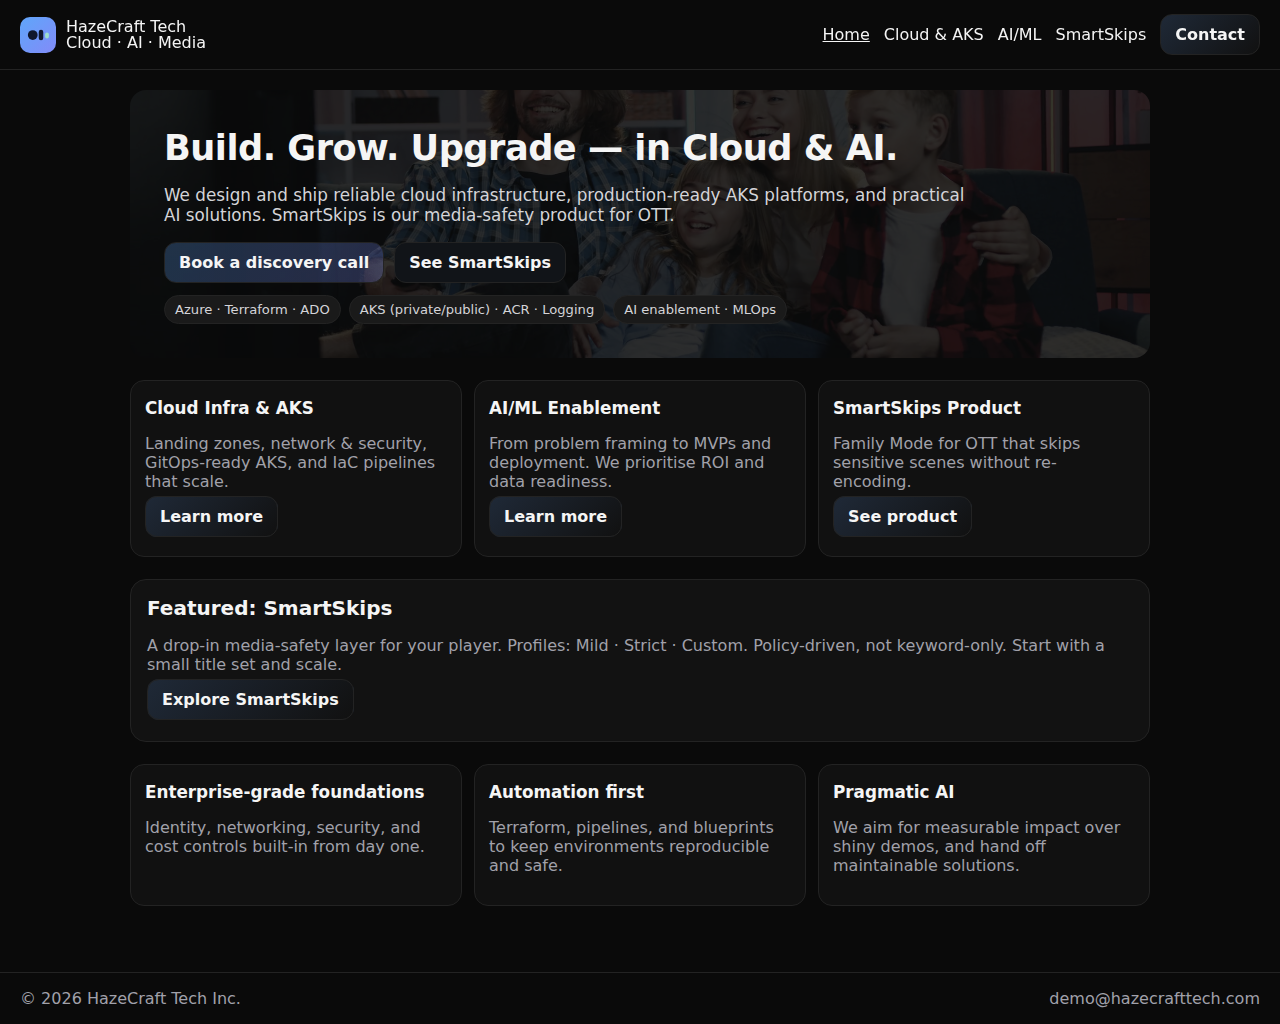
<file: index.html>
<!DOCTYPE html>
<html lang="en">
<head>
  <meta charset="utf-8"/>
  <meta name="viewport" content="width=device-width, initial-scale=1"/>
  <title>HazeCraft Tech — Cloud, AI & Media Solutions</title>
  <meta name="description" content="HazeCraft Tech helps you build, grow, and upgrade your business with Cloud infrastructure, AKS, and AI solutions. SmartSkips is our media-safety product for OTT.">
  <link rel="stylesheet" href="assets/styles.css"/>
</head>
<body>
  <header class="nav">
    <a class="brand" href="index.html" aria-label="HazeCraft home">
      <!-- Simple, neutral HazeCraft brand mark (inline SVG) -->
      <svg class="logo" width="40" height="40" viewBox="0 0 48 48" role="img" aria-label="HazeCraft">
        <defs>
          <linearGradient id="grad-hc" x1="0%" y1="0%" x2="100%" y2="100%">
            <stop offset="0%"  stop-color="#60a5fa"/>
            <stop offset="100%" stop-color="#818cf8"/>
          </linearGradient>
        </defs>
        <rect x="2.5" y="2.5" width="43" height="43" rx="12" fill="url(#grad-hc)"/>
        <circle cx="17" cy="24" r="6.5" fill="#0b1020" opacity=".95"/>
        <rect x="25" y="17" width="6" height="14" rx="3" fill="#0b1020" opacity=".95"/>
        <rect x="33.5" y="20.5" width="5" height="8" rx="2.5" fill="#9FE1C8" opacity=".95"/>
      </svg>
      <div class="brandtext">
        <span class="brandname">HazeCraft Tech</span>
        <span class="tagline">Cloud · AI · Media</span>
      </div>
    </a>
    <nav class="links">
      <a class="active hide-on-mobile" href="index.html">Home</a>
      <a href="services-cloud-aks.html">Cloud & AKS</a>
      <a href="services-ai.html">AI/ML</a>
      <a href="products/smartskips/">SmartSkips</a>
      <a href="contact.html" class="btn">Contact</a>
    </nav>
  </header>

  <main class="container">
    <!-- Company hero -->
    <section class="hero hero-with-bg">
      <div class="hero-content">
        <h1>Build. Grow. Upgrade — in Cloud & AI.</h1>
        <p class="lead">
          We design and ship reliable cloud infrastructure, production-ready AKS platforms,
          and practical AI solutions. SmartSkips is our media-safety product for OTT.
        </p>
        <div class="cta-row">
          <a class="btn cta" href="contact.html">Book a discovery call</a>
          <a class="btn ghost" href="products/smartskips/">See SmartSkips</a>
        </div>
        <div class="chips">
          <span class="chip">Azure · Terraform · ADO</span>
          <span class="chip">AKS (private/public) · ACR · Logging</span>
          <span class="chip">AI enablement · MLOps</span>
        </div>
      </div>
    </section>

    <!-- What we do -->
    <section class="grid">
      <div class="card">
        <h3 class="h5">Cloud Infra & AKS</h3>
        <p class="muted">Landing zones, network & security, GitOps-ready AKS, and IaC pipelines that scale.</p>
        <p><a class="btn" href="services-cloud-aks.html">Learn more</a></p>
      </div>
      <div class="card">
        <h3 class="h5">AI/ML Enablement</h3>
        <p class="muted">From problem framing to MVPs and deployment. We prioritise ROI and data readiness.</p>
        <p><a class="btn" href="services-ai.html">Learn more</a></p>
      </div>
      <div class="card">
        <h3 class="h5">SmartSkips <span class="pill">Product</span></h3>
        <p class="muted">Family Mode for OTT that skips sensitive scenes without re-encoding.</p>
        <p><a class="btn" href="products/smartskips/">See product</a></p>
      </div>
    </section>

    <!-- Featured product -->
    <section class="panel">
      <div class="panel-head">
        <h2 class="h4">Featured: SmartSkips</h2>
      </div>
      <p class="muted">A drop-in media-safety layer for your player. Profiles: Mild · Strict · Custom.
        Policy-driven, not keyword-only. Start with a small title set and scale.</p>
      <p><a class="btn" href="products/smartskips/">Explore SmartSkips</a></p>
    </section>

    <!-- Why HazeCraft -->
    <section class="grid">
      <div class="card">
        <h3 class="h5">Enterprise-grade foundations</h3>
        <p class="muted">Identity, networking, security, and cost controls built-in from day one.</p>
      </div>
      <div class="card">
        <h3 class="h5">Automation first</h3>
        <p class="muted">Terraform, pipelines, and blueprints to keep environments reproducible and safe.</p>
      </div>
      <div class="card">
        <h3 class="h5">Pragmatic AI</h3>
        <p class="muted">We aim for measurable impact over shiny demos, and hand off maintainable solutions.</p>
      </div>
    </section>
  </main>

  <footer class="footer">
    <span class="muted">© <span id="year"></span> HazeCraft Tech Inc.</span>
    <a href="mailto:demo@hazecrafttech.com" class="muted">demo@hazecrafttech.com</a>
  </footer>

  <script src="assets/app.js"></script>
</body>
</html>
</file>
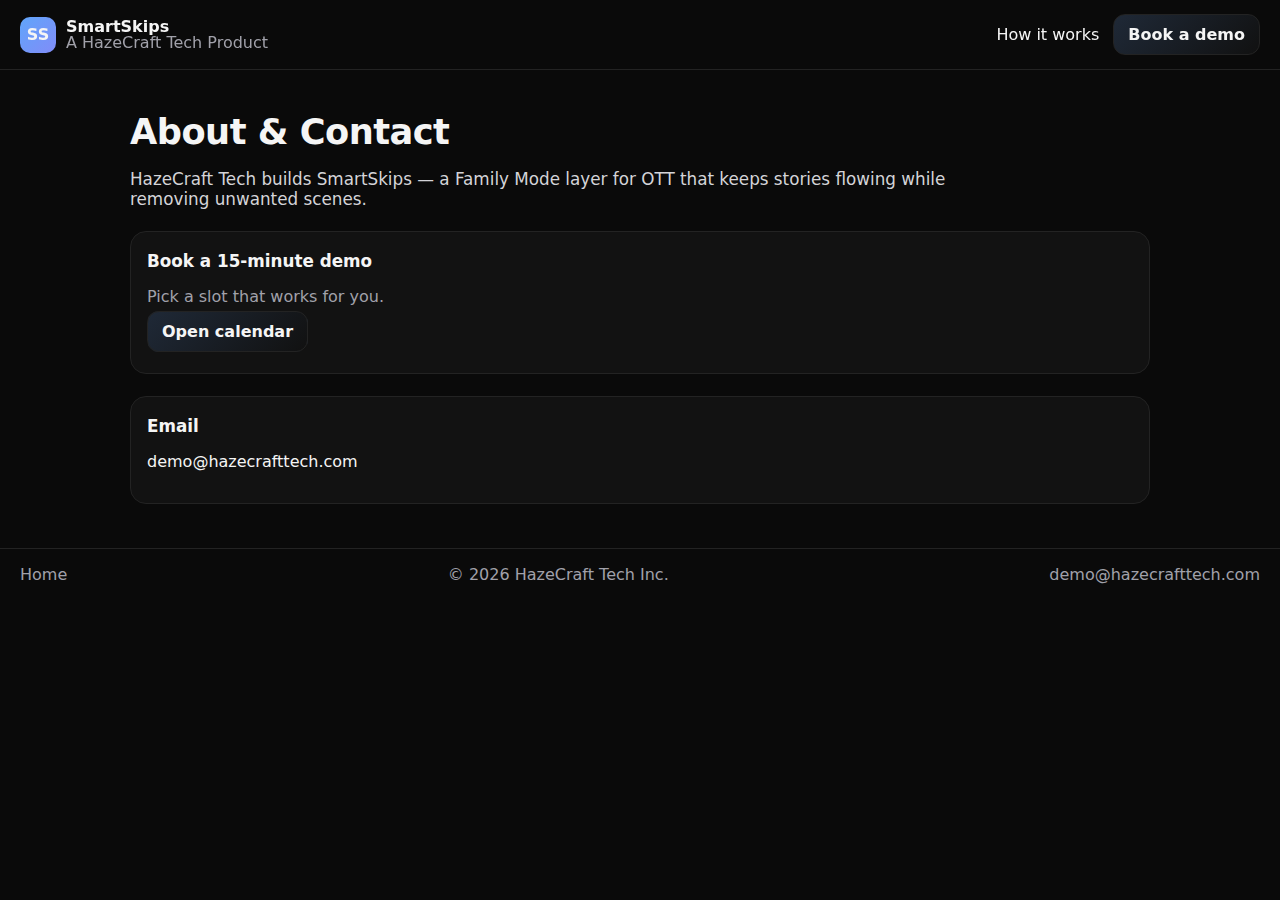
<file: contact.html>
<!DOCTYPE html>
<html lang="en">
<head>
  <meta charset="utf-8"/>
  <meta name="viewport" content="width=device-width, initial-scale=1"/>
  <title>Contact — SmartSkips</title>
  <meta name="description" content="Book a 15‑minute demo of SmartSkips. Built by HazeCraft Tech."/>
  <link rel="stylesheet" href="assets/styles.css"/>
</head>
<body>
  <header class="nav">
    <a class="brand" href="index.html">
      <div class="logo">SS</div>
      <div class="brandtext">
        <strong>SmartSkips</strong>
        <span class="muted">A HazeCraft Tech Product</span>
      </div>
    </a>
    <nav class="links">
      <a href="how.html">How it works</a>
      <a class="btn" href="#book">Book a demo</a>
    </nav>
  </header>

  <main class="container">
    <section class="hero compact">
      <h1>About & Contact</h1>
      <p class="lead">HazeCraft Tech builds SmartSkips — a Family Mode layer for OTT that keeps stories flowing while removing unwanted scenes.</p>
    </section>

    <section class="panel">
      <h2 class="h5">Book a 15‑minute demo</h2>
      <p class="muted">Pick a slot that works for you.</p>
      <!-- Replace with your Calendly or booking link -->
      <p><a id="book" class="btn" href="https://calendly.com/" target="_blank" rel="noopener">Open calendar</a></p>
    </section>

    <section class="panel">
      <h2 class="h5">Email</h2>
      <p><a href="mailto:demo@hazecrafttech.com">demo@hazecrafttech.com</a></p>
    </section>
  </main>

  <footer class="footer">
    <a href="index.html" class="muted">Home</a>
    <span class="muted">© <span id="year"></span> HazeCraft Tech Inc.</span>
    <a href="mailto:demo@hazecrafttech.com" class="muted">demo@hazecrafttech.com</a>
  </footer>

  <script src="assets/app.js"></script>
</body>
</html>
</file>
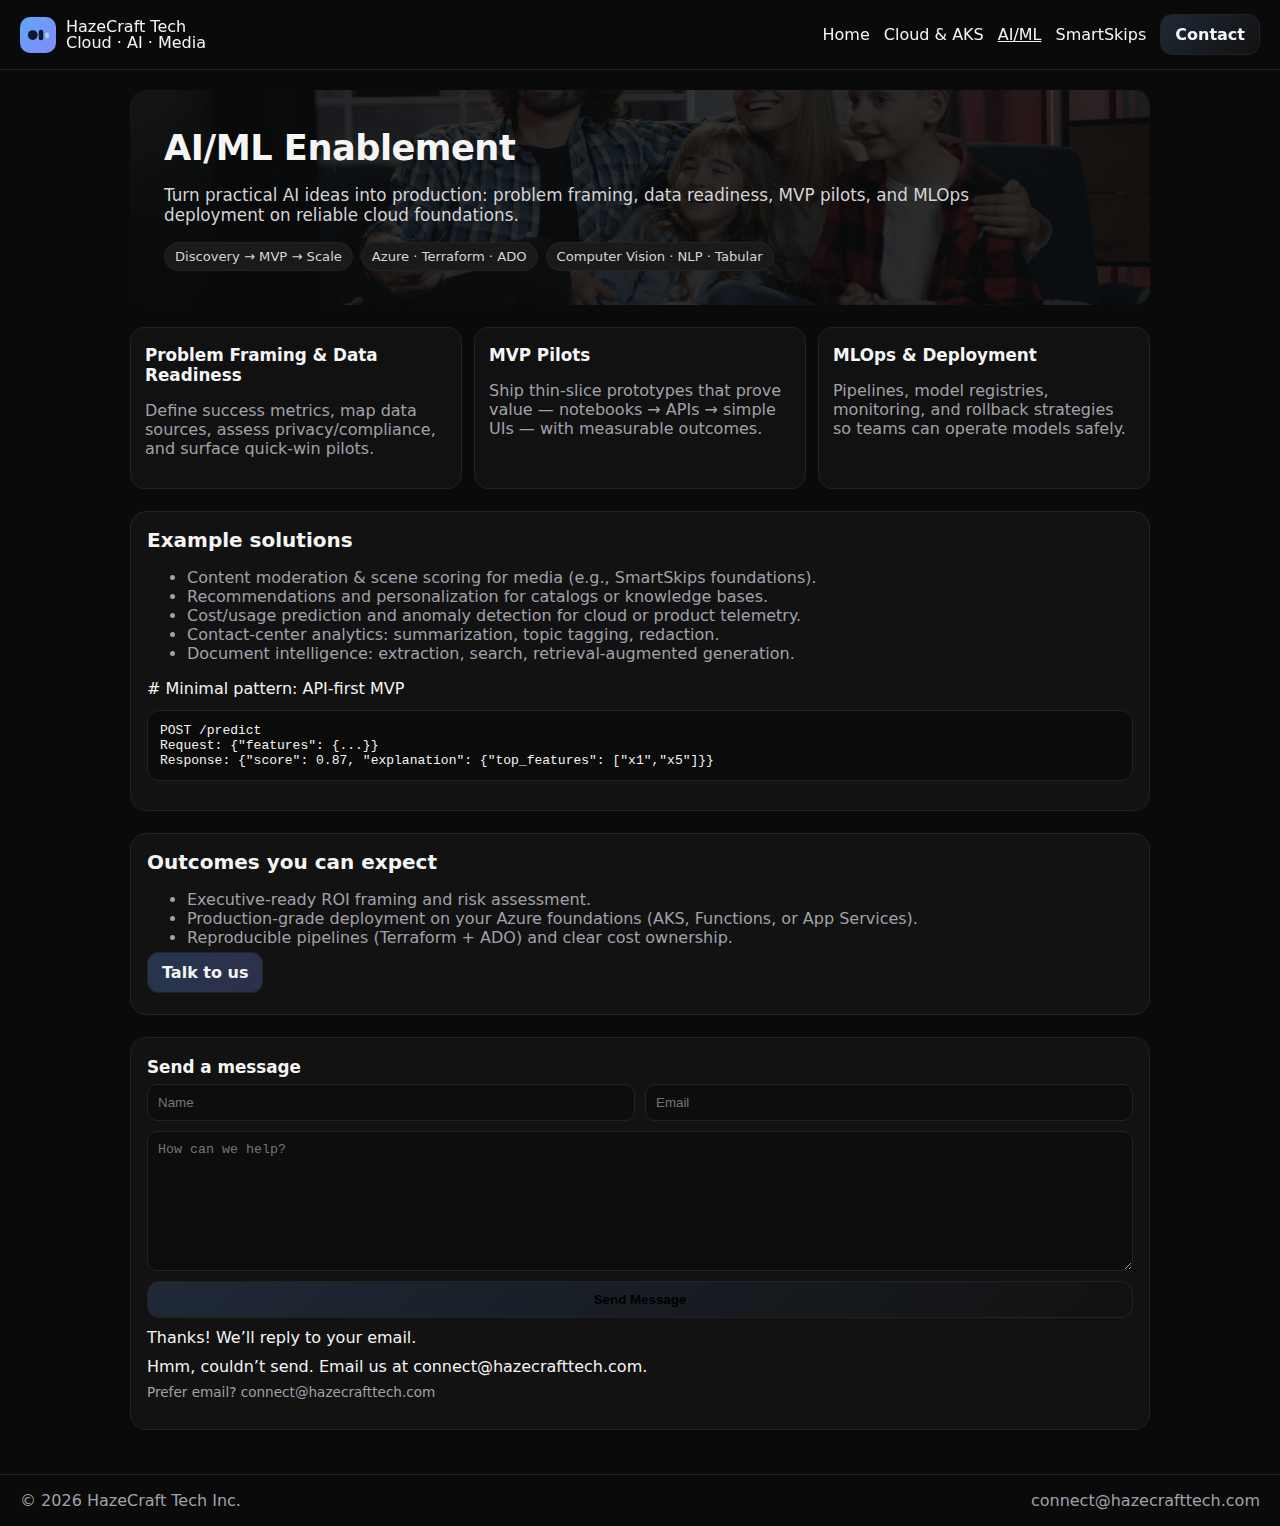
<file: services-ai.html>
<!DOCTYPE html>
<html lang="en">
<head>
  <meta charset="utf-8"/>
  <meta name="viewport" content="width=device-width, initial-scale=1"/>
  <title>AI/ML Enablement — HazeCraft</title>
  <meta name="description" content="HazeCraft Tech helps teams turn practical AI ideas into production: problem framing, data readiness, MVP pilots, and MLOps deployment."/>
  <link rel="stylesheet" href="assets/styles.css"/>
</head>
<body>
  <header class="nav">
    <a class="brand" href="index.html" aria-label="HazeCraft home">
      <svg class="logo" width="40" height="40" viewBox="0 0 48 48" role="img" aria-label="HazeCraft">
        <defs><linearGradient id="grad-hc" x1="0%" y1="0%" x2="100%" y2="100%"><stop offset="0%" stop-color="#60a5fa"/><stop offset="100%" stop-color="#818cf8"/></linearGradient></defs>
        <rect x="2.5" y="2.5" width="43" height="43" rx="12" fill="url(#grad-hc)"/>
        <circle cx="17" cy="24" r="6.5" fill="#0b1020" opacity=".95"/>
        <rect x="25" y="17" width="6" height="14" rx="3" fill="#0b1020" opacity=".95"/>
        <rect x="33.5" y="20.5" width="5" height="8" rx="2.5" fill="#9FE1C8" opacity=".95"/>
      </svg>
      <div class="brandtext">
        <span class="brandname">HazeCraft Tech</span>
        <span class="tagline">Cloud · AI · Media</span>
      </div>
    </a>
    <nav class="links">
      <a href="index.html" class="hide-on-mobile">Home</a>
      <a href="services-cloud-aks.html">Cloud & AKS</a>
      <a class="active" href="services-ai.html">AI/ML</a>
      <a href="products/smartskips/">SmartSkips</a>
      <a href="#contact" class="btn">Contact</a>
    </nav>
  </header>

  <main class="container">
    <section class="hero hero-with-bg">
      <div class="hero-content">
        <h1>AI/ML Enablement</h1>
        <p class="lead">
          Turn practical AI ideas into production: problem framing, data readiness, MVP pilots,
          and MLOps deployment on reliable cloud foundations.
        </p>
        <div class="chips">
          <span class="chip">Discovery → MVP → Scale</span>
          <span class="chip">Azure · Terraform · ADO</span>
          <span class="chip">Computer Vision · NLP · Tabular</span>
        </div>
      </div>
    </section>

    <section class="grid">
      <div class="card">
        <h3 class="h5">Problem Framing & Data Readiness</h3>
        <p class="muted">Define success metrics, map data sources, assess privacy/compliance, and surface quick-win pilots.</p>
      </div>
      <div class="card">
        <h3 class="h5">MVP Pilots</h3>
        <p class="muted">Ship thin-slice prototypes that prove value — notebooks → APIs → simple UIs — with measurable outcomes.</p>
      </div>
      <div class="card">
        <h3 class="h5">MLOps & Deployment</h3>
        <p class="muted">Pipelines, model registries, monitoring, and rollback strategies so teams can operate models safely.</p>
      </div>
    </section>

    <section class="panel">
      <div class="panel-head"><h2 class="h4">Example solutions</h2></div>
      <ul class="muted">
        <li>Content moderation & scene scoring for media (e.g., SmartSkips foundations).</li>
        <li>Recommendations and personalization for catalogs or knowledge bases.</li>
        <li>Cost/usage prediction and anomaly detection for cloud or product telemetry.</li>
        <li>Contact-center analytics: summarization, topic tagging, redaction.</li>
        <li>Document intelligence: extraction, search, retrieval-augmented generation.</li>
      </ul>
      <div class="code-block">
        <div class="code-title"># Minimal pattern: API-first MVP</div>
        <pre id="ai-snippet" class="code-snippet">POST /predict
Request: {"features": {...}}
Response: {"score": 0.87, "explanation": {"top_features": ["x1","x5"]}}</pre>
      </div>
    </section>

    <section class="panel">
      <div class="panel-head"><h2 class="h4">Outcomes you can expect</h2></div>
      <ul class="muted">
        <li>Executive-ready ROI framing and risk assessment.</li>
        <li>Production-grade deployment on your Azure foundations (AKS, Functions, or App Services).</li>
        <li>Reproducible pipelines (Terraform + ADO) and clear cost ownership.</li>
      </ul>
      <p><a class="btn cta" href="#contact">Talk to us</a></p>
    </section>

    <!-- CONTACT PANEL -->
    <section class="panel" id="contact">
      <h2 class="h5">Send a message</h2>
      <form action="https://formspree.io/f/yourID" method="POST" class="contact-form" data-ajax>
        <div class="row">
          <input type="text" name="name" placeholder="Name" required>
          <input type="email" name="_replyto" placeholder="Email" required>
        </div>
        <textarea name="message" placeholder="How can we help?" required></textarea>
        <input type="hidden" name="context" value="AI/ML">
        <button type="submit" class="btn">Send Message</button>
        <div class="notice ok hidden">Thanks! We’ll reply to your email.</div>
        <div class="notice err hidden">Hmm, couldn’t send. Email us at
          <a href="mailto:connect@hazecrafttech.com">connect@hazecrafttech.com</a>.
        </div>
      </form>
      <p class="micro muted" style="margin-top:8px">
        Prefer email? <a href="mailto:connect@hazecrafttech.com">connect@hazecrafttech.com</a>
      </p>
    </section>
  </main>

  <footer class="footer">
    <span class="muted">© <span id="year"></span> HazeCraft Tech Inc.</span>
    <a href="mailto:connect@hazecrafttech.com" class="muted">connect@hazecrafttech.com</a>
  </footer>

  <script src="assets/app.js"></script>
</body>
</html>
</file>
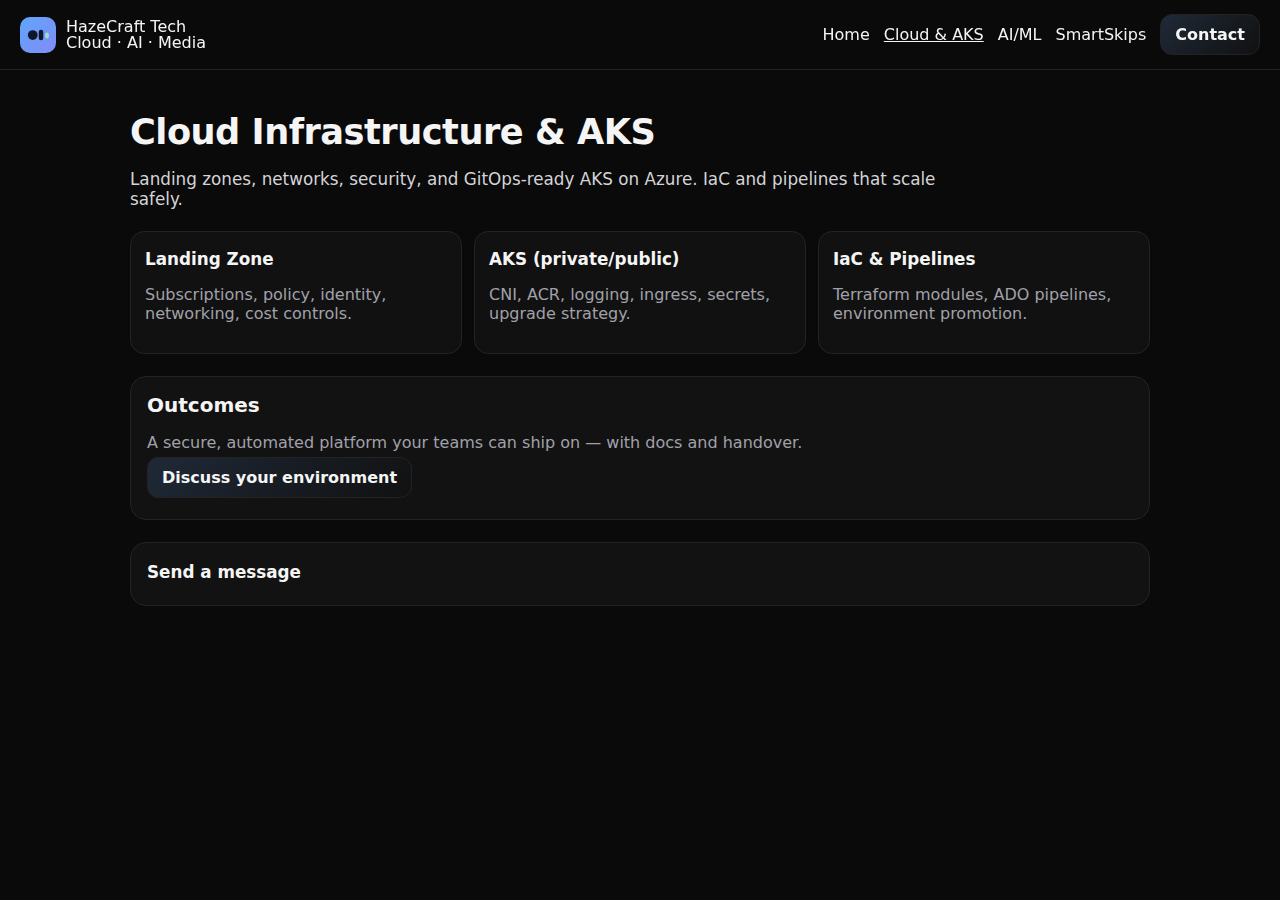
<file: services-cloud-aks.html>
<!DOCTYPE html>
<html lang="en">
<head>
  <meta charset="utf-8"/>
  <meta name="viewport" content="width=device-width, initial-scale=1"/>
  <title>Cloud Infra & AKS — HazeCraft</title>
  <meta name="description" content="Azure landing zones, AKS, Terraform/ADO pipelines, security and networking.">
  <link rel="stylesheet" href="assets/styles.css"/>
</head>
<body>
  <header class="nav">
    <a class="brand" href="index.html" aria-label="HazeCraft home">
      <svg class="logo" width="40" height="40" viewBox="0 0 48 48" role="img" aria-label="HazeCraft">
        <defs><linearGradient id="grad-hc" x1="0%" y1="0%" x2="100%" y2="100%"><stop offset="0%" stop-color="#60a5fa"/><stop offset="100%" stop-color="#818cf8"/></linearGradient></defs>
        <rect x="2.5" y="2.5" width="43" height="43" rx="12" fill="url(#grad-hc)"/>
        <circle cx="17" cy="24" r="6.5" fill="#0b1020" opacity=".95"/>
        <rect x="25" y="17" width="6" height="14" rx="3" fill="#0b1020" opacity=".95"/>
        <rect x="33.5" y="20.5" width="5" height="8" rx="2.5" fill="#9FE1C8" opacity=".95"/>
      </svg>
      <div class="brandtext"><span class="brandname">HazeCraft Tech</span><span class="tagline">Cloud · AI · Media</span></div>
    </a>
    <nav class="links">
      <a href="index.html" class="hide-on-mobile">Home</a>
      <a class="active" href="services-cloud-aks.html">Cloud & AKS</a>
      <a href="services-ai.html">AI/ML</a>
      <a href="products/smartskips/">SmartSkips</a>
      <a href="#contact" class="btn">Contact</a>
    </nav>
  </header>

  <main class="container">
    <section class="hero compact">
      <h1>Cloud Infrastructure & AKS</h1>
      <p class="lead">Landing zones, networks, security, and GitOps-ready AKS on Azure. IaC and pipelines that scale safely.</p>
    </section>

    <section class="grid">
      <div class="card"><h3 class="h5">Landing Zone</h3><p class="muted">Subscriptions, policy, identity, networking, cost controls.</p></div>
      <div class="card"><h3 class="h5">AKS (private/public)</h3><p class="muted">CNI, ACR, logging, ingress, secrets, upgrade strategy.</p></div>
      <div class="card"><h3 class="h5">IaC & Pipelines</h3><p class="muted">Terraform modules, ADO pipelines, environment promotion.</p></div>
    </section>

    <section class="panel">
      <h2 class="h4">Outcomes</h2>
      <p class="muted">A secure, automated platform your teams can ship on — with docs and handover.</p>
      <p><a class="btn" href="#contact">Discuss your environment</a></p>
    </section>

    <!-- CONTACT PANEL -->
    <section class="panel" id="contact">
      <h2 class="h5">Send a message</h2>
      <form action="https://formspree.io/f/yourID" method="POST" class="contact-form" data-ajax>
        <div class="row">
          <input type="text" name="name" plac
</file>
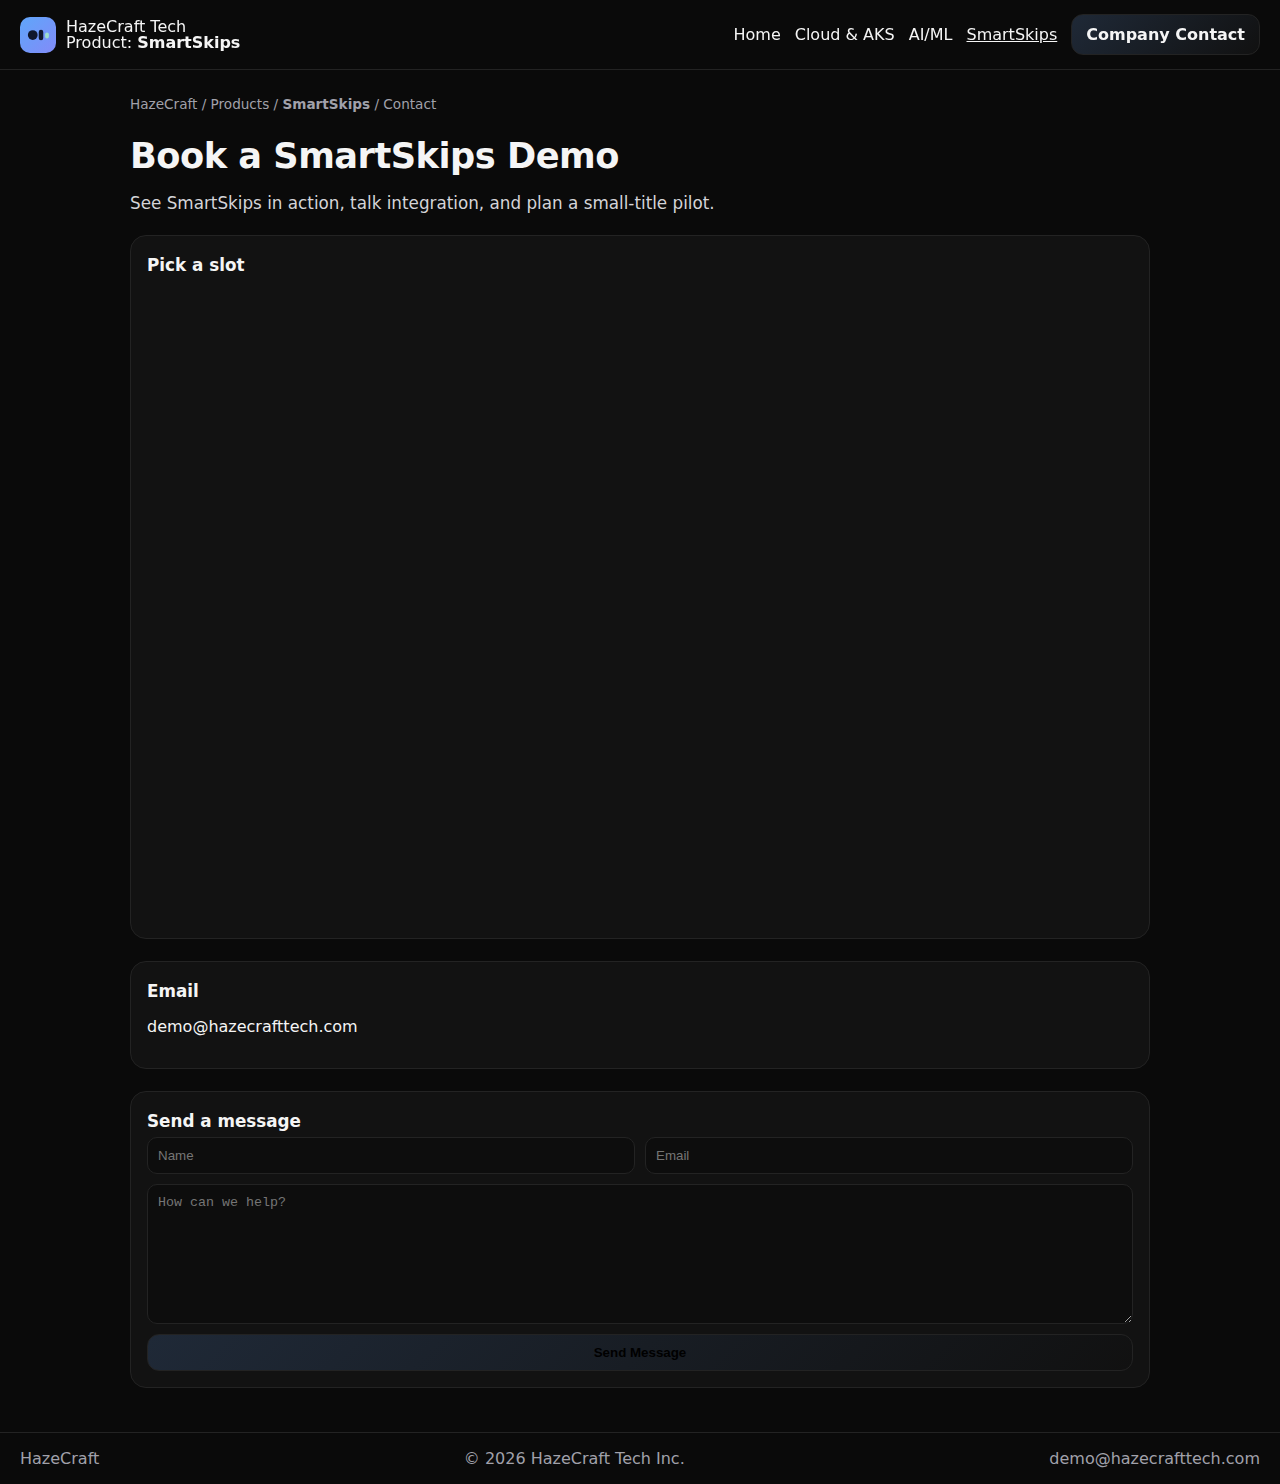
<file: products/smartskips/contact.html>
<!DOCTYPE html>
<html lang="en">
<head>
  <meta charset="utf-8"/>
  <meta name="viewport" content="width=device-width, initial-scale=1"/>
  <title>SmartSkips — Book a Demo</title>
  <meta name="description" content="Book a 15-minute demo of SmartSkips by HazeCraft Tech.">
  <link rel="stylesheet" href="../../assets/styles.css"/>
  <link rel="preconnect" href="https://assets.calendly.com">
</head>
<body>
  <header class="nav">
    <a class="brand" href="../../index.html" aria-label="HazeCraft home">
      <!-- HazeCraft brand mark -->
      <svg class="logo" width="40" height="40" viewBox="0 0 48 48" role="img" aria-label="HazeCraft">
        <defs><linearGradient id="grad-hc" x1="0%" y1="0%" x2="100%" y2="100%"><stop offset="0%" stop-color="#60a5fa"/><stop offset="100%" stop-color="#818cf8"/></linearGradient></defs>
        <rect x="2.5" y="2.5" width="43" height="43" rx="12" fill="url(#grad-hc)"/>
        <circle cx="17" cy="24" r="6.5" fill="#0b1020" opacity=".95"/>
        <rect x="25" y="17" width="6" height="14" rx="3" fill="#0b1020" opacity=".95"/>
        <rect x="33.5" y="20.5" width="5" height="8" rx="2.5" fill="#9FE1C8" opacity=".95"/>
      </svg>
      <div class="brandtext">
        <span class="brandname">HazeCraft Tech</span>
        <span class="tagline">Product: <strong>SmartSkips</strong></span>
      </div>
    </a>
    <nav class="links">
      <a href="../../index.html" class="hide-on-mobile">Home</a>
      <a href="../../services-cloud-aks.html">Cloud & AKS</a>
      <a href="../../services-ai.html">AI/ML</a>
      <a class="active" href="./">SmartSkips</a>
      <a href="../../contact.html" class="btn">Company Contact</a>
    </nav>
  </header>

  <main class="container">
    <nav class="micro muted" style="margin:6px 0 2px">
      HazeCraft / Products / <strong>SmartSkips</strong> / Contact
    </nav>

    <section class="hero compact">
      <h1>Book a SmartSkips Demo</h1>
      <p class="lead">See SmartSkips in action, talk integration, and plan a small-title pilot.</p>
    </section>

    <section class="panel" id="book">
      <h2 class="h5">Pick a slot</h2>
      <!-- Replace with your real Calendly link -->
      <div class="calendly-inline-widget" data-url="https://calendly.com/your-account/15min" style="min-width:320px;height:640px;"></div>
      <script src="https://assets.calendly.com/assets/external/widget.js" async></script>
    </section>

    <section class="panel">
      <h2 class="h5">Email</h2>
      <p><a href="mailto:demo@hazecrafttech.com">demo@hazecrafttech.com</a></p>
    </section>

    <section class="panel">
      <h2 class="h5">Send a message</h2>
      <!-- Replace action with your Formspree (or similar) endpoint -->
      <form action="https://formspree.io/f/yourID" method="POST" class="contact-form">
        <div class="row">
          <input type="text" name="name" placeholder="Name" required>
          <input type="email" name="_replyto" placeholder="Email" required>
        </div>
        <textarea name="message" placeholder="How can we help?" required></textarea>
        <button type="submit" class="btn">Send Message</button>
      </form>
    </section>
  </main>

  <footer class="footer">
    <a href="../../index.html" class="muted">HazeCraft</a>
    <span class="muted">© <span id="year"></span> HazeCraft Tech Inc.</span>
    <a href="mailto:demo@hazecrafttech.com" class="muted">demo@hazecrafttech.com</a>
  </footer>

  <script src="../../assets/app.js"></script>
</body>
</html>
</file>
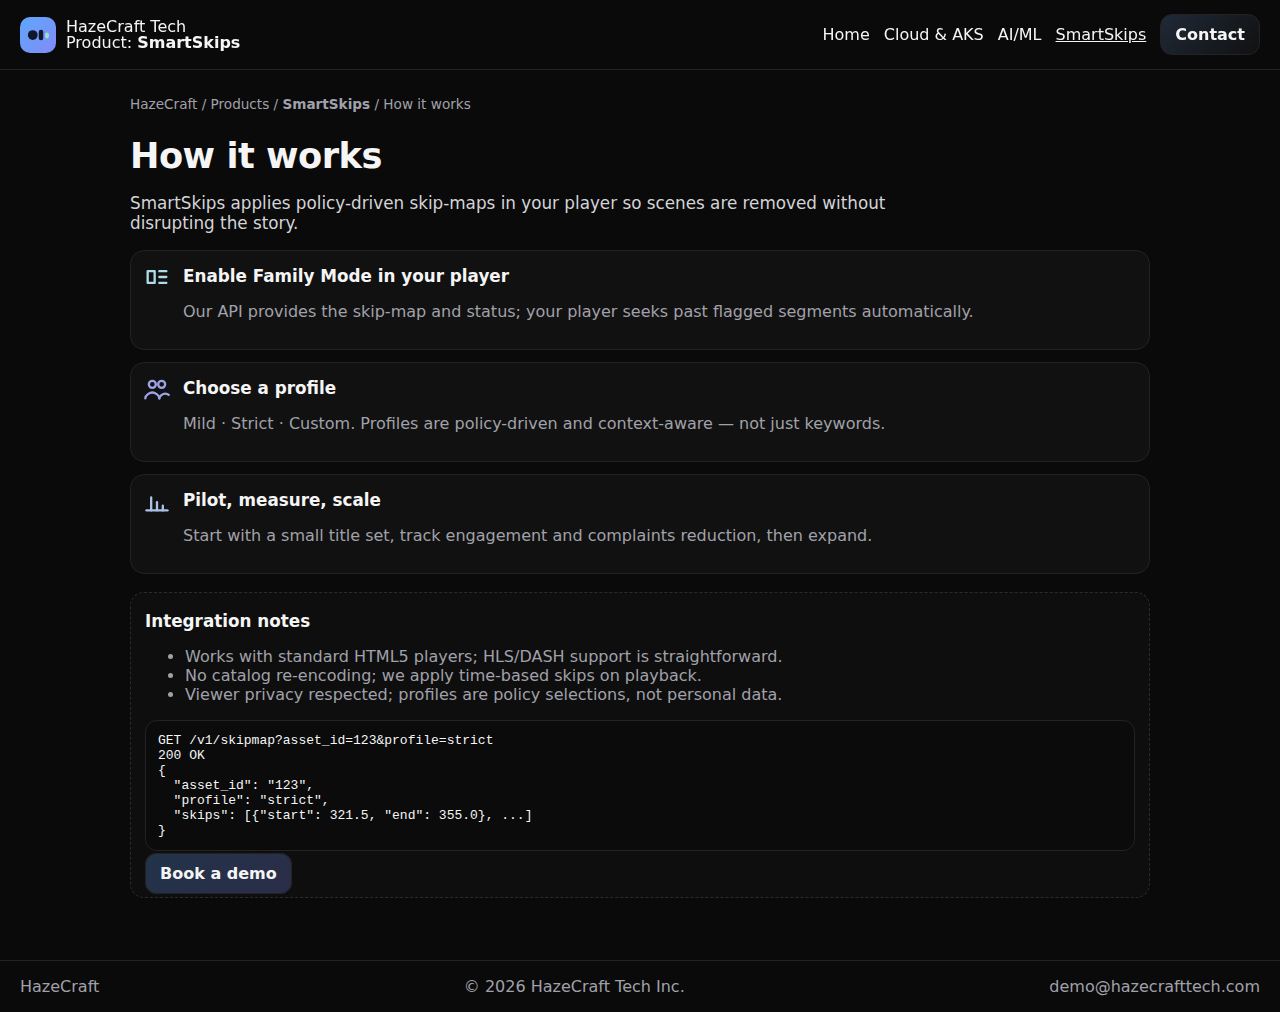
<file: products/smartskips/how.html>
<!DOCTYPE html>
<html lang="en">
<head>
  <meta charset="utf-8"/>
  <meta name="viewport" content="width=device-width, initial-scale=1"/>
  <title>How SmartSkips Works — HazeCraft</title>
  <meta name="description" content="SmartSkips applies policy-driven skip-maps in your player so scenes are removed without disrupting the story.">
  <link rel="stylesheet" href="../../assets/styles.css"/>
</head>
<body>
  <header class="nav">
    <a class="brand" href="../../index.html" aria-label="HazeCraft home">
      <!-- HazeCraft brand mark -->
      <svg class="logo" width="40" height="40" viewBox="0 0 48 48" role="img" aria-label="HazeCraft">
        <defs><linearGradient id="grad-hc" x1="0%" y1="0%" x2="100%" y2="100%"><stop offset="0%" stop-color="#60a5fa"/><stop offset="100%" stop-color="#818cf8"/></linearGradient></defs>
        <rect x="2.5" y="2.5" width="43" height="43" rx="12" fill="url(#grad-hc)"/>
        <circle cx="17" cy="24" r="6.5" fill="#0b1020" opacity=".95"/>
        <rect x="25" y="17" width="6" height="14" rx="3" fill="#0b1020" opacity=".95"/>
        <rect x="33.5" y="20.5" width="5" height="8" rx="2.5" fill="#9FE1C8" opacity=".95"/>
      </svg>
      <div class="brandtext">
        <span class="brandname">HazeCraft Tech</span>
        <span class="tagline">Product: <strong>SmartSkips</strong></span>
      </div>
    </a>
    <nav class="links">
      <a href="../../index.html" class="hide-on-mobile">Home</a>
      <a href="../../services-cloud-aks.html">Cloud & AKS</a>
      <a href="../../services-ai.html">AI/ML</a>
      <a class="active" href="./">SmartSkips</a>
      <a href="../../contact.html" class="btn">Contact</a>
    </nav>
  </header>

  <main class="container">
    <nav class="micro muted" style="margin:6px 0 2px">
      HazeCraft / Products / <strong>SmartSkips</strong> / How it works
    </nav>

    <section class="hero compact">
      <h1>How it works</h1>
      <p class="lead">SmartSkips applies policy-driven skip-maps in your player so scenes are removed without disrupting the story.</p>
    </section>

    <section class="steps">
      <article class="step">
        <svg class="step-icon" viewBox="0 0 24 24" fill="none" stroke="#c1f0ff" stroke-width="2" stroke-linecap="round" stroke-linejoin="round">
          <path d="M4 7h6v10H4zM14 7h6M14 12h6M14 17h6"></path>
        </svg>
        <div>
          <h3 class="h5">Enable Family Mode in your player</h3>
          <p class="muted">Our API provides the skip-map and status; your player seeks past flagged segments automatically.</p>
        </div>
      </article>

      <article class="step">
        <svg class="step-icon" viewBox="0 0 24 24" fill="none" stroke="#aeb3ff" stroke-width="2" stroke-linecap="round" stroke-linejoin="round">
          <circle cx="8" cy="8" r="3"></circle><circle cx="16" cy="8" r="3"></circle>
          <path d="M2 20c0-3 4-5 6-5s6 2 6 5"></path>
          <path d="M14 20c0-2 3-4 5-4 1.2 0 2.4.4 3 1"></path>
        </svg>
        <div>
          <h3 class="h5">Choose a profile</h3>
          <p class="muted">Mild · Strict · Custom. Profiles are policy-driven and context-aware — not just keywords.</p>
        </div>
      </article>

      <article class="step">
        <svg class="step-icon" viewBox="0 0 24 24" fill="none" stroke="#bcd4ff" stroke-width="2" stroke-linecap="round" stroke-linejoin="round">
          <path d="M3 20h18"/><path d="M7 20V9"/><path d="M12 20v-7"/><path d="M17 20v-4"/>
        </svg>
        <div>
          <h3 class="h5">Pilot, measure, scale</h3>
          <p class="muted">Start with a small title set, track engagement and complaints reduction, then expand.</p>
        </div>
      </article>
    </section>

    <section class="callout">
      <h2 class="h5">Integration notes</h2>
      <ul class="muted">
        <li>Works with standard HTML5 players; HLS/DASH support is straightforward.</li>
        <li>No catalog re-encoding; we apply time-based skips on playback.</li>
        <li>Viewer privacy respected; profiles are policy selections, not personal data.</li>
      </ul>

      <pre class="code-snippet"><code>GET /v1/skipmap?asset_id=123&profile=strict
200 OK
{
  "asset_id": "123",
  "profile": "strict",
  "skips": [{"start": 321.5, "end": 355.0}, ...]
}</code></pre>

      <div class="cta-wrapper">
        <a class="btn cta" href="./contact.html#book">Book a demo</a>
      </div>
    </section>
  </main>

  <footer class="footer">
    <a href="../../index.html" class="muted">HazeCraft</a>
    <span class="muted">© <span id="year"></span> HazeCraft Tech Inc.</span>
    <a href="mailto:demo@hazecrafttech.com" class="muted">demo@hazecrafttech.com</a>
  </footer>

  <script src="../../assets/app.js"></script>
</body>
</html>
</file>
<file: assets/styles.css>
:root{
  --bg:#0a0a0a; --card:#121212; --muted:#a1a1aa; --text:#f5f5f5; --line:#232323;
  --chip:#1a1a1a; --accent:#60a5fa; --accent2:#818cf8; --ghost:#111418;
}
*{box-sizing:border-box}
html,body{margin:0;padding:0;background:var(--bg);color:var(--text);font-family:Inter,system-ui,-apple-system,Segoe UI,Roboto,Arial,sans-serif}
a{color:inherit;text-decoration:none}
img{max-width:100%;display:block}
.muted{color:var(--muted)}
.h4{font-size:1.25rem;margin:0}
.h5{font-size:1.05rem;margin:.2rem 0 .4rem}
.micro{font-size:.85rem}

/* layout */
.container{max-width:1060px;margin:0 auto;padding:20px}
.nav{display:flex;align-items:center;justify-content:space-between;padding:14px 20px;border-bottom:1px solid var(--line);position:sticky;top:0;background:rgba(10,10,10,.85);backdrop-filter:blur(8px);z-index:20}
.brand{display:flex;align-items:center;gap:10px}
.logo{width:36px;height:36px;border-radius:10px;background:linear-gradient(135deg,var(--accent),var(--accent2));display:grid;place-items:center;font-weight:800}
.brandtext{display:flex;flex-direction:column;line-height:1}
.links{display:flex;align-items:center;gap:14px}
.links a.active{opacity:1;text-decoration:underline}
.btn{background:linear-gradient(135deg,#1f2937 0%, #111 100%);border:1px solid var(--line);padding:10px 14px;border-radius:12px;font-weight:600}
.btn:hover{filter:brightness(1.05)}
.btn.ghost{background:var(--ghost);}

/* hero */
.hero{padding:28px 0 8px}
.hero.compact{padding:18px 0 0}
.hero h1{font-size:2.2rem;letter-spacing:-0.5px;margin:.2rem 0}
.lead{font-size:1.05rem;color:#d4d4d8;max-width:820px}
.fade{opacity:.9}
.cta-row{display:flex;gap:10px;margin:14px 0 4px}
.cta{background:linear-gradient(135deg,rgba(96,165,250,.25),rgba(129,140,248,.25));}
.hero-with-bg{position:relative;overflow:hidden;border-radius:16px;padding:34px}
.hero-with-bg::before{
  content:"";position:absolute;inset:0;background:url('hero.jpg') center/cover no-repeat;opacity:.18;filter:grayscale(40%);
}
.hero-with-bg .hero-content{position:relative}

/* chips */
.chips{display:flex;flex-wrap:wrap;gap:8px;margin:12px 0 0}
.chip{display:inline-flex;align-items:center;gap:8px;background:var(--chip);border:1px solid var(--line);padding:6px 10px;border-radius:999px;color:#d4d4d8;font-size:.82rem}
.chip-ico{width:16px;height:16px;opacity:.9}

/* panels / tabs */
.panel{margin-top:22px;border:1px solid var(--line);border-radius:16px;padding:16px;background:var(--card)}
.panel-head{display:flex;align-items:center;justify-content:space-between;gap:10px;margin-bottom:10px}
.tabs{display:flex;gap:8px}
.tab{border:1px solid var(--line);background:#111;color:#e5e7eb;padding:8px 12px;border-radius:10px;cursor:pointer}
.tab.active{background:linear-gradient(135deg,rgba(96,165,250,.2),rgba(129,140,248,.2));border-color:#2a2a2a}
.player{width:100%;border-radius:12px;background:#0c0c0c;border:1px solid var(--line)}
.ratio{position:relative;padding-bottom:56.25%;height:0;overflow:hidden;border-radius:12px;border:1px solid var(--line)}
.ratio iframe{position:absolute;top:0;left:0;width:100%;height:100%}

/* cards */
.grid{display:grid;gap:12px;margin:22px 0}
@media(min-width:860px){.grid{grid-template-columns:repeat(3,1fr)}}
.card{border:1px solid var(--line);border-radius:14px;padding:14px;background:#111}
.card-icon{width:28px;height:28px;opacity:.9;margin-bottom:8px}

/* steps */
.steps{display:grid;gap:12px;margin:10px 0}
.step{display:flex;gap:12px;border:1px solid var(--line);border-radius:14px;padding:12px;background:#111}
.step-icon{width:28px;height:28px;opacity:.9;flex:0 0 28px}
.num{width:28px;height:28px;border-radius:8px;background:linear-gradient(135deg,var(--accent),var(--accent2));display:grid;place-items:center;font-weight:800}

/* callout + code */
.callout{margin:18px 0;border:1px dashed #2b2b2b;border-radius:14px;padding:14px;background:#0e0e0e}
.code-snippet{margin-top:12px;border:1px solid var(--line);border-radius:12px;padding:12px;background:#0b0b0b;overflow:auto}
.cta-wrapper{margin-top:12px}

/* contact form */
.contact-form{display:flex;flex-direction:column;gap:10px}
.contact-form .row{display:grid;gap:10px}
@media(min-width:680px){.contact-form .row{grid-template-columns:1fr 1fr}}
.contact-form input,.contact-form textarea{
  background:#0d0d0d;border:1px solid var(--line);border-radius:10px;color:#e5e7eb;padding:10px;
}
.contact-form textarea{min-height:140px;resize:vertical}

/* footer */
.footer{margin-top:24px;padding:16px 20px;border-top:1px solid var(--line);display:flex;flex-wrap:wrap;gap:10px;align-items:center;justify-content:space-between;color:var(--muted)}
</file>
